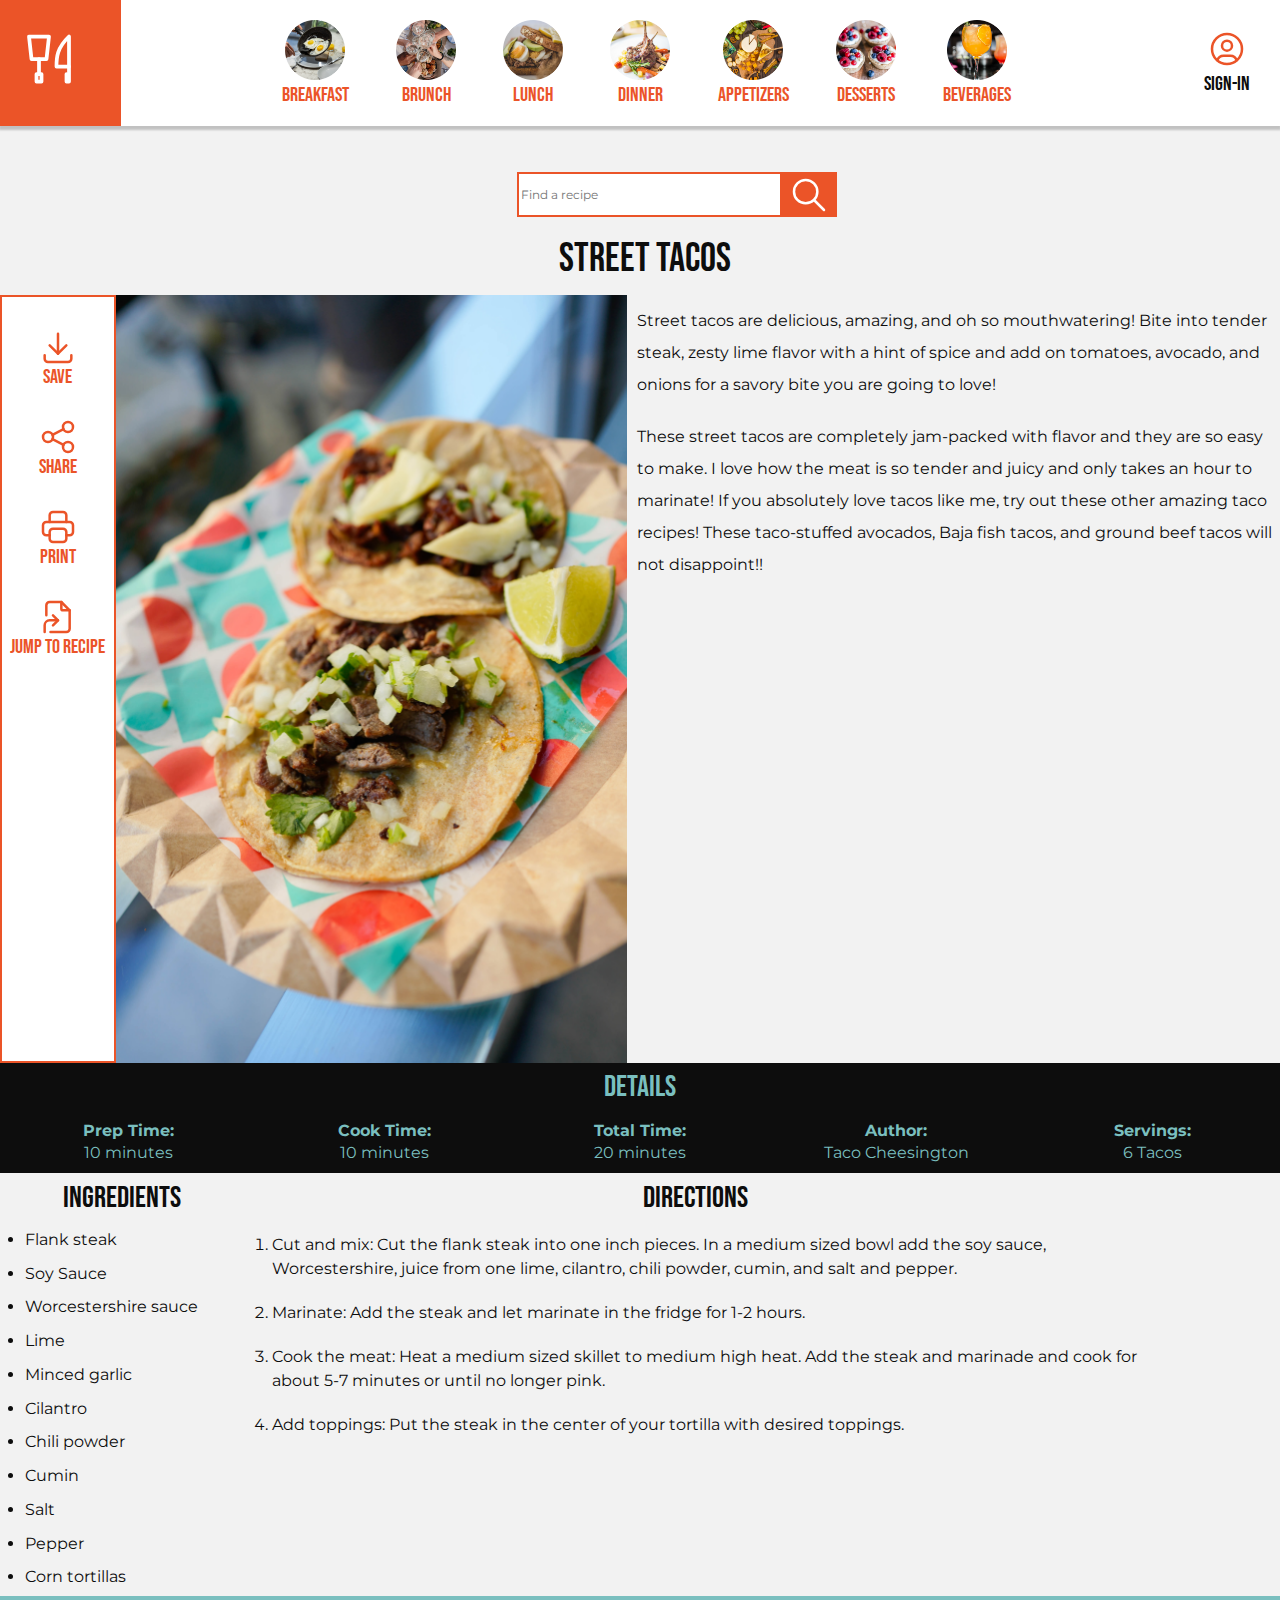
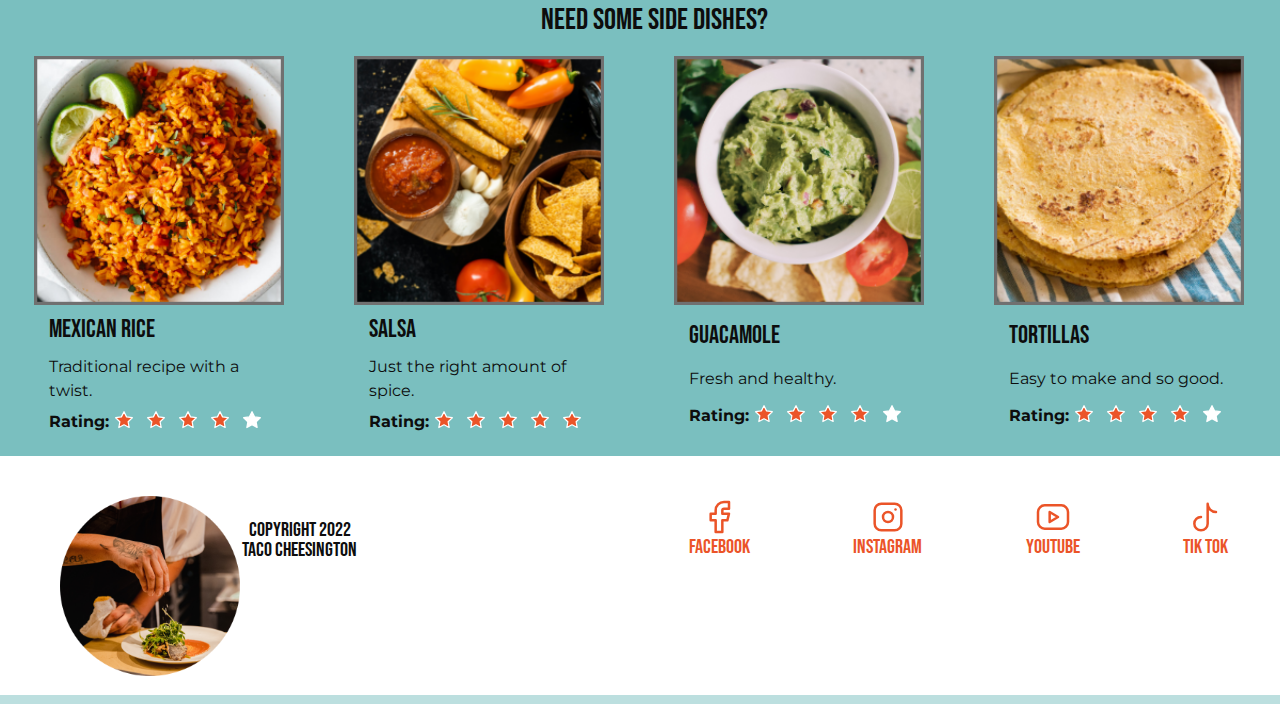
<file: index.html>
<!DOCTYPE html>
<html lang="en">
  <head>
    <meta charset="UTF-8">
    <meta name="viewport" content="width=device-width, initial-scale=1.0">
    <link rel="stylesheet" type="text/css" href="styles.css">
    <title>Good Eats- Street Tacos</title>
    <link rel="preconnect" href="https://fonts.googleapis.com">
    <link rel="preconnect" href="https://fonts.gstatic.com" crossorigin>
    <link href="https://fonts.googleapis.com/css2?family=Bebas+Neue&family=Montserrat:ital,wght@0,400;0,700;1,400&display=swap"
      rel="stylesheet">
  </head>
  <body>
    <header>
      <h1>Street Tacos</h1>
      <menu>
        <li>
          <a href="#save"
            ><span>Save</span>
            <svg
              xmlns="http://www.w3.org/2000/svg"
              class="icon icon-tabler icon-tabler-download"
              width="40"
              height="40"
              viewBox="0 0 24 24"
              stroke-width="1.5"
              stroke="#EB5428"
              fill="none"
              stroke-linecap="round"
              stroke-linejoin="round"
            >
              <path stroke="none" d="M0 0h24v24H0z" fill="none" />
              <path d="M4 17v2a2 2 0 0 0 2 2h12a2 2 0 0 0 2 -2v-2" />
              <polyline points="7 11 12 16 17 11" />
              <line x1="12" y1="4" x2="12" y2="16" />
            </svg>
          </a>
        </li>
        <li>
          <a href="#share"
            ><span>Share</span
            ><svg
              xmlns="http://www.w3.org/2000/svg"
              class="icon icon-tabler icon-tabler-share"
              width="40"
              height="40"
              viewBox="0 0 24 24"
              stroke-width="1.5"
              stroke="#EB5428"
              fill="none"
              stroke-linecap="round"
              stroke-linejoin="round"
            >
              <path stroke="none" d="M0 0h24v24H0z" fill="none" />
              <circle cx="6" cy="12" r="3" />
              <circle cx="18" cy="6" r="3" />
              <circle cx="18" cy="18" r="3" />
              <line x1="8.7" y1="10.7" x2="15.3" y2="7.3" />
              <line x1="8.7" y1="13.3" x2="15.3" y2="16.7" />
            </svg>
          </a>
        </li>
        <li>
          <a href="#print"
            ><span>Print</span
            ><svg
              xmlns="http://www.w3.org/2000/svg"
              class="icon icon-tabler icon-tabler-printer"
              width="40"
              height="40"
              viewBox="0 0 24 24"
              stroke-width="1.5"
              stroke="#EB5428"
              fill="none"
              stroke-linecap="round"
              stroke-linejoin="round"
            >
              <path stroke="none" d="M0 0h24v24H0z" fill="none" />
              <path
                d="M17 17h2a2 2 0 0 0 2 -2v-4a2 2 0 0 0 -2 -2h-14a2 2 0 0 0 -2 2v4a2 2 0 0 0 2 2h2"
              />
              <path d="M17 9v-4a2 2 0 0 0 -2 -2h-6a2 2 0 0 0 -2 2v4" />
              <rect x="7" y="13" width="10" height="8" rx="2" />
            </svg>
          </a>
        </li>
        <li>
          <a href="#jump"
            ><span>Jump to Recipe</span
            ><svg
              xmlns="http://www.w3.org/2000/svg"
              class="icon icon-tabler icon-tabler-file-symlink"
              width="40"
              height="40"
              viewBox="0 0 24 24"
              stroke-width="1.5"
              stroke="#EB5428"
              fill="none"
              stroke-linecap="round"
              stroke-linejoin="round"
            >
              <path stroke="none" d="M0 0h24v24H0z" fill="none" />
              <path d="M4 21v-4a3 3 0 0 1 3 -3h5" />
              <path d="M9 17l3 -3l-3 -3" />
              <path d="M14 3v4a1 1 0 0 0 1 1h4" />
              <path d="M5 11v-6a2 2 0 0 1 2 -2h7l5 5v11a2 2 0 0 1 -2 2h-9.5" />
            </svg>
          </a>
        </li>
      </menu>

      <img src="images/street-tacos.png" alt="two tacos and a lemon wedge presented on colorful orange blue and white paper">
      <p>
        Street tacos are delicious, amazing, and oh so mouthwatering! Bite into
        tender steak, zesty lime flavor with a hint of spice and add on
        tomatoes, avocado, and onions for a savory bite you are going to love!
      </p>
      <p>
        These street tacos are completely jam-packed with flavor and they are so
        easy to make. I love how the meat is so tender and juicy and only takes
        an hour to marinate! If you absolutely love tacos like me, try out these
        other amazing taco recipes! These taco-stuffed avocados, Baja fish
        tacos, and ground beef tacos will not disappoint!!
      </p>
    </header>
    <section id="details">
      <h2>Details</h2>
      <dl>
        <dt>Prep Time:</dt>
        <dd>10 minutes</dd>
        <dt>Cook Time:</dt>
        <dd>10 minutes</dd>
        <dt>Total Time:</dt>
        <dd>20 minutes</dd>
        <dt>Author:</dt>
        <dd>Taco Cheesington</dd>
        <dt>Servings:</dt>
        <dd>6 Tacos</dd>
      </dl>
    </section>
    <section id="ingredients">
      <h2>Ingredients</h2>
      <ul>
        <li>Flank steak</li>
        <li>Soy Sauce</li>
        <li>Worcestershire sauce</li>
        <li>Lime</li>
        <li>Minced garlic</li>
        <li>Cilantro</li>
        <li>Chili powder</li>
        <li>Cumin</li>
        <li>Salt</li>
        <li>Pepper</li>
        <li>Corn tortillas</li>
      </ul>
    </section>
    <section id="directions">
      <h2>Directions</h2>
      <ol>
        <li>
          Cut and mix: Cut the flank steak into one inch pieces. In a medium
          sized bowl add the soy sauce, Worcestershire, juice from one lime,
          cilantro, chili powder, cumin, and salt and pepper.
        </li>
        <li>
          Marinate: Add the steak and let marinate in the fridge for 1-2 hours.
        </li>
        <li>
          Cook the meat: Heat a medium sized skillet to medium high heat. Add
          the steak and marinade and cook for about 5-7 minutes or until no
          longer pink.
        </li>
        <li>
          Add toppings: Put the steak in the center of your tortilla with
          desired toppings.
        </li>
      </ol>
    </section>
    <aside id="side-dishes">
      <h2>Need some side dishes?</h2>
      <section class="sides">
        <div class="sides-container">
          <h3>Mexican Rice</h3>
          <img src="images/mexican-rice.png" alt="top view of white plate filled with mexican rice and 2 lime wedges">
          <p>Traditional recipe with a twist.</p>
          <p>Rating:</p>
          <div class="star-container">
            <svg
              xmlns="http://www.w3.org/2000/svg"
              class="icon icon-tabler icon-tabler-star"
              width="20"
              height="20"
              viewBox="0 0 24 24"
              stroke-width="1.5"
              stroke="#ffffff"
              fill="#EB5428"
              stroke-linecap="round"
              stroke-linejoin="round"
            >
              <path stroke="none" d="M0 0h24v24H0z" fill="none" />
              <path
                d="M12 17.75l-6.172 3.245l1.179 -6.873l-5 -4.867l6.9 -1l3.086 -6.253l3.086 6.253l6.9 1l-5 4.867l1.179 6.873z"
              />
            </svg>
            <svg
              xmlns="http://www.w3.org/2000/svg"
              class="icon icon-tabler icon-tabler-star"
              width="20"
              height="20"
              viewBox="0 0 24 24"
              stroke-width="1.5"
              stroke="#ffffff"
              fill="#EB5428"
              stroke-linecap="round"
              stroke-linejoin="round"
            >
              <path stroke="none" d="M0 0h24v24H0z" fill="none" />
              <path
                d="M12 17.75l-6.172 3.245l1.179 -6.873l-5 -4.867l6.9 -1l3.086 -6.253l3.086 6.253l6.9 1l-5 4.867l1.179 6.873z"
              />
            </svg>
            <svg
              xmlns="http://www.w3.org/2000/svg"
              class="icon icon-tabler icon-tabler-star"
              width="20"
              height="20"
              viewBox="0 0 24 24"
              stroke-width="1.5"
              stroke="#ffffff"
              fill="#EB5428"
              stroke-linecap="round"
              stroke-linejoin="round"
            >
              <path stroke="none" d="M0 0h24v24H0z" fill="none" />
              <path
                d="M12 17.75l-6.172 3.245l1.179 -6.873l-5 -4.867l6.9 -1l3.086 -6.253l3.086 6.253l6.9 1l-5 4.867l1.179 6.873z"
              />
            </svg>
            <svg
              xmlns="http://www.w3.org/2000/svg"
              class="icon icon-tabler icon-tabler-star"
              width="20"
              height="20"
              viewBox="0 0 24 24"
              stroke-width="1.5"
              stroke="#ffffff"
              fill="#EB5428"
              stroke-linecap="round"
              stroke-linejoin="round"
            >
              <path stroke="none" d="M0 0h24v24H0z" fill="none" />
              <path
                d="M12 17.75l-6.172 3.245l1.179 -6.873l-5 -4.867l6.9 -1l3.086 -6.253l3.086 6.253l6.9 1l-5 4.867l1.179 6.873z"
              />
            </svg>
            <svg
              xmlns="http://www.w3.org/2000/svg"
              class="icon icon-tabler icon-tabler-star"
              width="20"
              height="20"
              viewBox="0 0 24 24"
              stroke-width="1.5"
              stroke="#ffffff"
              fill="#ffffff"
              stroke-linecap="round"
              stroke-linejoin="round"
            >
              <path stroke="none" d="M0 0h24v24H0z" fill="none" />
              <path
                d="M12 17.75l-6.172 3.245l1.179 -6.873l-5 -4.867l6.9 -1l3.086 -6.253l3.086 6.253l6.9 1l-5 4.867l1.179 6.873z"
              />
            </svg>
          </div>
        </div>
        <div class="sides-container">
          <h3>Salsa</h3>
          <img src="images/salsa.png" alt="top view of salsa dish with tropical fruit">
          <p>Just the right amount of spice.</p>
          <p>Rating:</p>
          <div class="star-container">
            <svg
              xmlns="http://www.w3.org/2000/svg"
              class="icon icon-tabler icon-tabler-star"
              width="20"
              height="20"
              viewBox="0 0 24 24"
              stroke-width="1.5"
              stroke="#ffffff"
              fill="#EB5428"
              stroke-linecap="round"
              stroke-linejoin="round"
            >
              <path stroke="none" d="M0 0h24v24H0z" fill="none" />
              <path
                d="M12 17.75l-6.172 3.245l1.179 -6.873l-5 -4.867l6.9 -1l3.086 -6.253l3.086 6.253l6.9 1l-5 4.867l1.179 6.873z"
              />
            </svg>
            <svg
              xmlns="http://www.w3.org/2000/svg"
              class="icon icon-tabler icon-tabler-star"
              width="20"
              height="20"
              viewBox="0 0 24 24"
              stroke-width="1.5"
              stroke="#ffffff"
              fill="#EB5428"
              stroke-linecap="round"
              stroke-linejoin="round"
            >
              <path stroke="none" d="M0 0h24v24H0z" fill="none" />
              <path
                d="M12 17.75l-6.172 3.245l1.179 -6.873l-5 -4.867l6.9 -1l3.086 -6.253l3.086 6.253l6.9 1l-5 4.867l1.179 6.873z"
              />
            </svg>
            <svg
              xmlns="http://www.w3.org/2000/svg"
              class="icon icon-tabler icon-tabler-star"
              width="20"
              height="20"
              viewBox="0 0 24 24"
              stroke-width="1.5"
              stroke="#ffffff"
              fill="#EB5428"
              stroke-linecap="round"
              stroke-linejoin="round"
            >
              <path stroke="none" d="M0 0h24v24H0z" fill="none" />
              <path
                d="M12 17.75l-6.172 3.245l1.179 -6.873l-5 -4.867l6.9 -1l3.086 -6.253l3.086 6.253l6.9 1l-5 4.867l1.179 6.873z"
              />
            </svg>
            <svg
              xmlns="http://www.w3.org/2000/svg"
              class="icon icon-tabler icon-tabler-star"
              width="20"
              height="20"
              viewBox="0 0 24 24"
              stroke-width="1.5"
              stroke="#ffffff"
              fill="#EB5428"
              stroke-linecap="round"
              stroke-linejoin="round"
            >
              <path stroke="none" d="M0 0h24v24H0z" fill="none" />
              <path
                d="M12 17.75l-6.172 3.245l1.179 -6.873l-5 -4.867l6.9 -1l3.086 -6.253l3.086 6.253l6.9 1l-5 4.867l1.179 6.873z"
              />
            </svg>
            <svg
              xmlns="http://www.w3.org/2000/svg"
              class="icon icon-tabler icon-tabler-star"
              width="20"
              height="20"
              viewBox="0 0 24 24"
              stroke-width="1.5"
              stroke="#ffffff"
              fill="#EB5428"
              stroke-linecap="round"
              stroke-linejoin="round"
            >
              <path stroke="none" d="M0 0h24v24H0z" fill="none" />
              <path
                d="M12 17.75l-6.172 3.245l1.179 -6.873l-5 -4.867l6.9 -1l3.086 -6.253l3.086 6.253l6.9 1l-5 4.867l1.179 6.873z"
              />
            </svg>
          </div>
        </div>
        <div class="sides-container">
          <h3>Guacamole</h3>
          <img src="images/guacamole.png" alt="top view of guacamole dish surronded by vegetables">
          <p>Fresh and healthy.</p>
          <p>Rating:</p>
          <div class="star-container">
            <svg
              xmlns="http://www.w3.org/2000/svg"
              class="icon icon-tabler icon-tabler-star"
              width="20"
              height="20"
              viewBox="0 0 24 24"
              stroke-width="1.5"
              stroke="#ffffff"
              fill="#EB5428"
              stroke-linecap="round"
              stroke-linejoin="round"
            >
              <path stroke="none" d="M0 0h24v24H0z" fill="none" />
              <path
                d="M12 17.75l-6.172 3.245l1.179 -6.873l-5 -4.867l6.9 -1l3.086 -6.253l3.086 6.253l6.9 1l-5 4.867l1.179 6.873z"
              />
            </svg>
            <svg
              xmlns="http://www.w3.org/2000/svg"
              class="icon icon-tabler icon-tabler-star"
              width="20"
              height="20"
              viewBox="0 0 24 24"
              stroke-width="1.5"
              stroke="#ffffff"
              fill="#EB5428"
              stroke-linecap="round"
              stroke-linejoin="round"
            >
              <path stroke="none" d="M0 0h24v24H0z" fill="none" />
              <path
                d="M12 17.75l-6.172 3.245l1.179 -6.873l-5 -4.867l6.9 -1l3.086 -6.253l3.086 6.253l6.9 1l-5 4.867l1.179 6.873z"
              />
            </svg>
            <svg
              xmlns="http://www.w3.org/2000/svg"
              class="icon icon-tabler icon-tabler-star"
              width="20"
              height="20"
              viewBox="0 0 24 24"
              stroke-width="1.5"
              stroke="#ffffff"
              fill="#EB5428"
              stroke-linecap="round"
              stroke-linejoin="round"
            >
              <path stroke="none" d="M0 0h24v24H0z" fill="none" />
              <path
                d="M12 17.75l-6.172 3.245l1.179 -6.873l-5 -4.867l6.9 -1l3.086 -6.253l3.086 6.253l6.9 1l-5 4.867l1.179 6.873z"
              />
            </svg>
            <svg
              xmlns="http://www.w3.org/2000/svg"
              class="icon icon-tabler icon-tabler-star"
              width="20"
              height="20"
              viewBox="0 0 24 24"
              stroke-width="1.5"
              stroke="#ffffff"
              fill="#EB5428"
              stroke-linecap="round"
              stroke-linejoin="round"
            >
              <path stroke="none" d="M0 0h24v24H0z" fill="none" />
              <path
                d="M12 17.75l-6.172 3.245l1.179 -6.873l-5 -4.867l6.9 -1l3.086 -6.253l3.086 6.253l6.9 1l-5 4.867l1.179 6.873z"
              />
            </svg>
            <svg
              xmlns="http://www.w3.org/2000/svg"
              class="icon icon-tabler icon-tabler-star"
              width="20"
              height="20"
              viewBox="0 0 24 24"
              stroke-width="1.5"
              stroke="#ffffff"
              fill="#ffffff"
              stroke-linecap="round"
              stroke-linejoin="round"
            >
              <path stroke="none" d="M0 0h24v24H0z" fill="none" />
              <path
                d="M12 17.75l-6.172 3.245l1.179 -6.873l-5 -4.867l6.9 -1l3.086 -6.253l3.086 6.253l6.9 1l-5 4.867l1.179 6.873z"
              />
            </svg>
          </div>
        </div>
        <div class="sides-container">
          <h3>Tortillas</h3>
          <img src="images/tortillas.png" alt="top view of two tortillas stacked on top of each other">
          <p>Easy to make and so good.</p>
          <p>Rating:</p>
          <div class="star-container">
            <svg
              xmlns="http://www.w3.org/2000/svg"
              class="icon icon-tabler icon-tabler-star"
              width="20"
              height="20"
              viewBox="0 0 24 24"
              stroke-width="1.5"
              stroke="#ffffff"
              fill="#EB5428"
              stroke-linecap="round"
              stroke-linejoin="round"
            >
              <path stroke="none" d="M0 0h24v24H0z" fill="none" />
              <path
                d="M12 17.75l-6.172 3.245l1.179 -6.873l-5 -4.867l6.9 -1l3.086 -6.253l3.086 6.253l6.9 1l-5 4.867l1.179 6.873z"
              />
            </svg>
            <svg
              xmlns="http://www.w3.org/2000/svg"
              class="icon icon-tabler icon-tabler-star"
              width="20"
              height="20"
              viewBox="0 0 24 24"
              stroke-width="1.5"
              stroke="#ffffff"
              fill="#EB5428"
              stroke-linecap="round"
              stroke-linejoin="round"
            >
              <path stroke="none" d="M0 0h24v24H0z" fill="none" />
              <path
                d="M12 17.75l-6.172 3.245l1.179 -6.873l-5 -4.867l6.9 -1l3.086 -6.253l3.086 6.253l6.9 1l-5 4.867l1.179 6.873z"
              />
            </svg>
            <svg
              xmlns="http://www.w3.org/2000/svg"
              class="icon icon-tabler icon-tabler-star"
              width="20"
              height="20"
              viewBox="0 0 24 24"
              stroke-width="1.5"
              stroke="#ffffff"
              fill="#EB5428"
              stroke-linecap="round"
              stroke-linejoin="round"
            >
              <path stroke="none" d="M0 0h24v24H0z" fill="none" />
              <path
                d="M12 17.75l-6.172 3.245l1.179 -6.873l-5 -4.867l6.9 -1l3.086 -6.253l3.086 6.253l6.9 1l-5 4.867l1.179 6.873z"
              />
            </svg>
            <svg
              xmlns="http://www.w3.org/2000/svg"
              class="icon icon-tabler icon-tabler-star"
              width="20"
              height="20"
              viewBox="0 0 24 24"
              stroke-width="1.5"
              stroke="#ffffff"
              fill="#EB5428"
              stroke-linecap="round"
              stroke-linejoin="round"
            >
              <path stroke="none" d="M0 0h24v24H0z" fill="none" />
              <path
                d="M12 17.75l-6.172 3.245l1.179 -6.873l-5 -4.867l6.9 -1l3.086 -6.253l3.086 6.253l6.9 1l-5 4.867l1.179 6.873z"
              />
            </svg>
            <svg
              xmlns="http://www.w3.org/2000/svg"
              class="icon icon-tabler icon-tabler-star"
              width="20"
              height="20"
              viewBox="0 0 24 24"
              stroke-width="1.5"
              stroke="#ffffff"
              fill="#ffffff"
              stroke-linecap="round"
              stroke-linejoin="round"
            >
              <path stroke="none" d="M0 0h24v24H0z" fill="none" />
              <path
                d="M12 17.75l-6.172 3.245l1.179 -6.873l-5 -4.867l6.9 -1l3.086 -6.253l3.086 6.253l6.9 1l-5 4.867l1.179 6.873z"
              />
            </svg>
          </div>
        </div>
      </section>
    </aside>
    <nav>
      <h2>Main Navigation</h2>
      <input type="checkbox" id="dropdown">
      <label for="dropdown"
        ><span>Menu</span
        ><svg
          xmlns="http://www.w3.org/2000/svg"
          width="40"
          height="40"
          style="enable-background: new 0 0 40 40"
          xml:space="preserve"
        >
          <path
            d="M36 17.6c.1 1.8.1 3.6.1 5.4.1 2.7 0 5.5-.9 8-.5 1.4-1.3 2.6-2.4 3.6-3.3 2.7-6 2.4-12.6 2.4-4.6 0-9.2.2-12.2-1.9-2.5-1.8-3.6-4.2-3.8-7.1-.2-3.6.1-7.2.1-10.8 0-2.6.6-5.1 1.9-7.4 2.5-4.5 7.3-7.5 12.4-8 .4-.1.9-.1 1.4-.1 5.2 0 10.1 2.6 13 6.8 1 1.5 1.8 3.1 2.3 4.9.4 1.3.6 2.7.7 4.2z"
            style="
              fill: none;
              stroke: #eb5428;
              stroke-width: 2;
              stroke-miterlimit: 10;
            "
          />
          <path
            d="M36.1 22.6c0 .5-.1 1-.5 1.4-.5.7-1.4 1.2-2.6 1.3-2.8.2-5.8.1-8.6.1h-12c-1.3 0-2.6 0-3.8-.1-1.1 0-2.4 0-3.3-.6-.8-.6-1.2-1.4-1.2-2.2 0-.9.3-1.8 1.5-2.3.9-.4 2-.5 3.1-.5 1.4 0 2.8-.1 4.3-.1h14.5c1.2 0 2.3 0 3.5.1 1.7.1 3.3-.1 4.4 1 .3.6.7 1.3.7 1.9z"
            style="
              fill: none;
              stroke: #fff;
              stroke-width: 2.0832;
              stroke-miterlimit: 10;
            "
          />
          <path
            d="M38.5 22.6c0 .9-.2 1.7-.5 2.5-.6 1.3-1.7 2.1-3 2.2-3.3.3-6.7.2-9.9.2H11.2c-1.5 0-3-.1-4.4-.1-1.3-.1-2.8 0-3.8-1-.9-1-1.3-2.5-1.3-3.8 0-1.6.3-3.1 1.7-4 1-.7 2.3-.8 3.5-.8 1.6-.1 3.3-.1 4.9-.1H28.5c1.3 0 2.7 0 4 .1 2 .1 3.8-.1 5.1 1.7.5.9.9 2 .9 3.1z"
            style="
              fill: none;
              stroke: #eb5428;
              stroke-width: 2.9408;
              stroke-miterlimit: 10;
            "
          />
        </svg>
      </label>
      <ul>
        <li id="home">
          <a href="#home"
            ><span>Home</span
            ><svg
              xmlns="http://www.w3.org/2000/svg"
              class="icon icon-tabler icon-tabler-tools-kitchen"
              width="60"
              height="60"
              viewBox="0 0 24 24"
              stroke-width="1.5"
              stroke="#ffffff"
              fill="none"
              stroke-linecap="round"
              stroke-linejoin="round"
            >
              <path stroke="none" d="M0 0h24v24H0z" fill="none" />
              <path d="M4 3h8l-1 9h-6z" />
              <path d="M7 18h2v3h-2z" />
              <path d="M20 3v12h-5c-.023 -3.681 .184 -7.406 5 -12z" />
              <path d="M20 15v6h-1v-3" />
              <line x1="8" y1="12" x2="8" y2="18" />
            </svg>
          </a>
        </li>
        <li>
          <a href="#breakfast"><span>Breakfast</span><img src="images/breakfast.png" alt="2 fried eggs in frying pan"></a>
        </li>
        <li>
          <a href="#brunch"><span>Brunch</span><img src="images/brunch.png" alt="6 hands holding dishes of food"></a>
        </li>
        <li>
          <a href="#lunch"><span>Lunch</span><img src="images/lunch.png" alt="closeup of egg sandwich"></a>
        </li>
        <li>
          <a href="#dinner"><span>Dinner</span><img src="images/dinner.png" alt="lamb chops surrounded by vegetables"></a>
        </li>
        <li>
          <a href="#appetizers"><span>Appetizers</span><img src="images/appetizers.png" alt="various appetizers laid out on table"></a>
        </li>
        <li>
          <a href="#desserts"
            ><span>Desserts</span>
            <img src="images/desserts.png" alt="4 donuts with white frosting and berries on top"></a>
        </li>
        <li>
          <a href="#beverages"
            ><span>Beverages</span><img src="images/beverages.png" alt="orange colored cocktail with an orange slice"></a>
        </li>
        <li id="sign-in">
          <a href="#sign-in"
            ><span>Sign-in</span>
            <svg
              xmlns="http://www.w3.org/2000/svg"
              class="icon icon-tabler icon-tabler-user-circle"
              width="40"
              height="40"
              viewBox="0 0 24 24"
              stroke-width="1.5"
              stroke="#eb5428"
              fill="none"
              stroke-linecap="round"
              stroke-linejoin="round"
            >
              <path stroke="none" d="M0 0h24v24H0z" fill="none" />
              <circle cx="12" cy="12" r="9" />
              <circle cx="12" cy="10" r="3" />
              <path
                d="M6.168 18.849a4 4 0 0 1 3.832 -2.849h4a4 4 0 0 1 3.834 2.855"
              />
            </svg>
          </a>
        </li>
      </ul>
    </nav>
    <form id="search">
      <fieldset>Search</fieldset>
      <input type="search" placeholder="Find a recipe">
      <button type="submit">
        <svg
          xmlns="http://www.w3.org/2000/svg"
          class="icon icon-tabler icon-tabler-search"
          width="40"
          height="40"
          viewBox="0 0 24 24"
          stroke-width="1.5"
          stroke="#ffffff"
          fill="none"
          stroke-linecap="round"
          stroke-linejoin="round"
        >
          <path stroke="none" d="M0 0h24v24H0z" fill="none" />
          <circle cx="10" cy="10" r="7" />
          <line x1="21" y1="21" x2="15" y2="15" />
        </svg>
      </button>
    </form>
    <footer id="social">
      <h2>Connect</h2>
      <h3>Social Media Links</h3>
      <ul>
        <li>
          <a href="#Facebook"
            ><span>Facebook</span>
            <svg
              xmlns="http://www.w3.org/2000/svg"
              class="icon icon-tabler icon-tabler-brand-facebook"
              width="40"
              height="40"
              viewBox="0 0 24 24"
              stroke-width="1.5"
              stroke="#EB5428"
              fill="none"
              stroke-linecap="round"
              stroke-linejoin="round"
            >
              <path stroke="none" d="M0 0h24v24H0z" fill="none" />
              <path
                d="M7 10v4h3v7h4v-7h3l1 -4h-4v-2a1 1 0 0 1 1 -1h3v-4h-3a5 5 0 0 0 -5 5v2h-3"
              />
            </svg>
          </a>
        </li>
        <li>
          <a href="#Instagram"
            ><span>Instagram</span>
            <svg
              xmlns="http://www.w3.org/2000/svg"
              class="icon icon-tabler icon-tabler-brand-instagram"
              width="40"
              height="40"
              viewBox="0 0 24 24"
              stroke-width="1.5"
              stroke="#EB5428"
              fill="none"
              stroke-linecap="round"
              stroke-linejoin="round"
            >
              <path stroke="none" d="M0 0h24v24H0z" fill="none" />
              <rect x="4" y="4" width="16" height="16" rx="4" />
              <circle cx="12" cy="12" r="3" />
              <line x1="16.5" y1="7.5" x2="16.5" y2="7.501" />
            </svg>
          </a>
        </li>
        <li>
          <a href="#YouTube"
            ><span>YouTube</span>
            <svg
              xmlns="http://www.w3.org/2000/svg"
              class="icon icon-tabler icon-tabler-brand-youtube"
              width="40"
              height="40"
              viewBox="0 0 24 24"
              stroke-width="1.5"
              stroke="#EB5428"
              fill="none"
              stroke-linecap="round"
              stroke-linejoin="round"
            >
              <path stroke="none" d="M0 0h24v24H0z" fill="none" />
              <rect x="3" y="5" width="18" height="14" rx="4" />
              <path d="M10 9l5 3l-5 3z" />
            </svg>
          </a>
        </li>

        <li>
          <a href="#TikTok"
            ><span>Tik Tok</span>
            <svg
              xmlns="http://www.w3.org/2000/svg"
              class="icon icon-tabler icon-tabler-brand-tiktok"
              width="40"
              height="40"
              viewBox="0 0 24 24"
              stroke-width="1.5"
              stroke="#EB5428"
              fill="none"
              stroke-linecap="round"
              stroke-linejoin="round"
            >
              <path stroke="none" d="M0 0h24v24H0z" fill="none" />
              <path d="M9 12a4 4 0 1 0 4 4v-12a5 5 0 0 0 5 5" />
            </svg>
          </a>
        </li>
      </ul>
      <h3>Good Eats</h3>
      <small class="small-1">Copyright 2022 </small>
      <small class="small-2">Taco Cheesington</small>
      <img class="footer-image" src="images/taco-cheesington.png" alt="tattooed chef seasoning a dish of meat and parsley">
    </footer>
  </body>
</html>
</file>
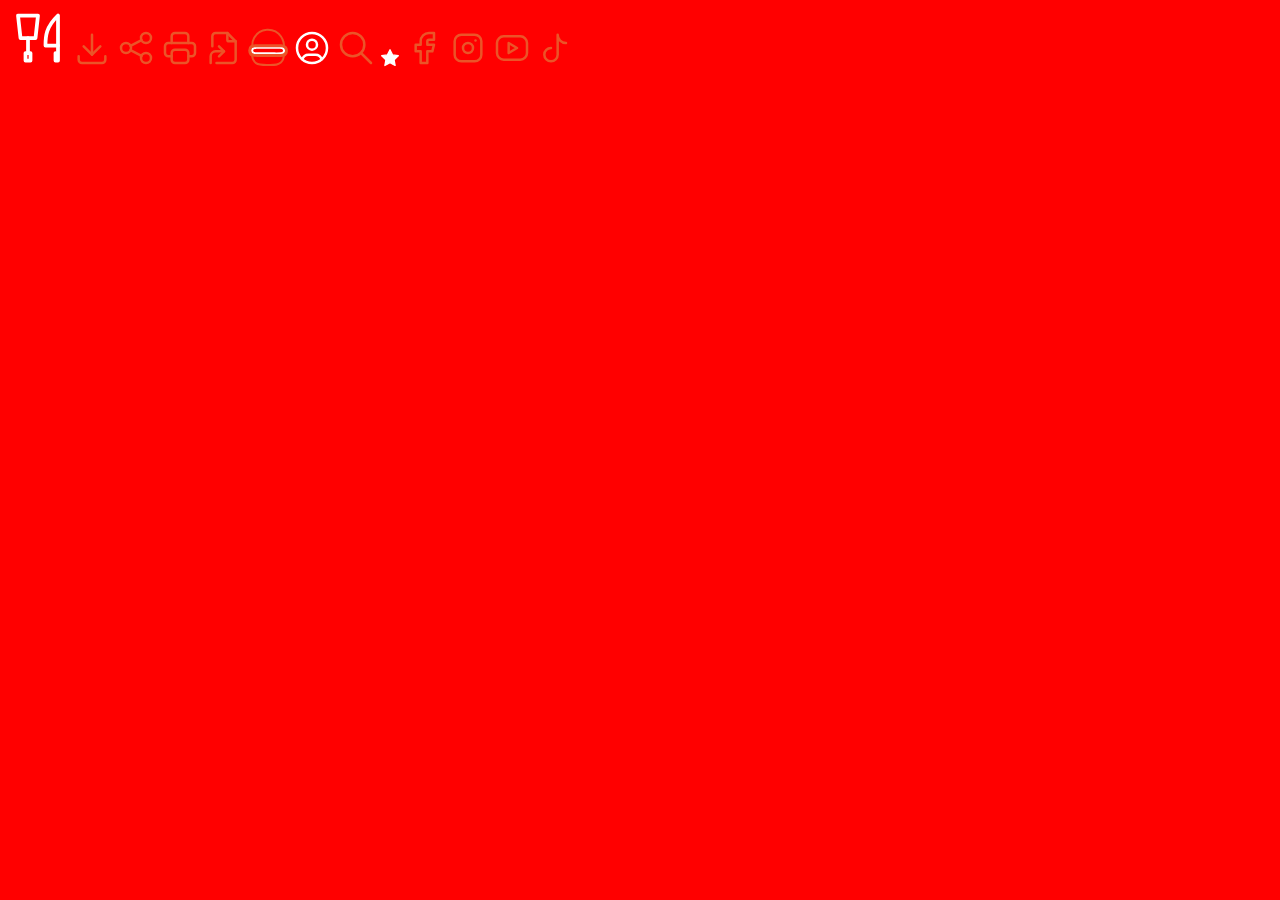
<file: svgs.html>
<!DOCTYPE html>
<html lang="en">
  <head>
    <meta charset="UTF-8" />
    <meta http-equiv="X-UA-Compatible" content="IE=edge" />
    <meta name="viewport" content="width=device-width, initial-scale=1.0" />
    <title>SVGs</title>

    <style>
      html {
        background-color: red;
      }
    </style>
  </head>
  <body>
    <!--logo-->
    <svg
      xmlns="http://www.w3.org/2000/svg"
      class="icon icon-tabler icon-tabler-tools-kitchen"
      width="60"
      height="60"
      viewBox="0 0 24 24"
      stroke-width="1.5"
      stroke="#ffffff"
      fill="none"
      stroke-linecap="round"
      stroke-linejoin="round"
    >
      <path stroke="none" d="M0 0h24v24H0z" fill="none" />
      <path d="M4 3h8l-1 9h-6z" />
      <path d="M7 18h2v3h-2z" />
      <path d="M20 3v12h-5c-.023 -3.681 .184 -7.406 5 -12z" />
      <path d="M20 15v6h-1v-3" />
      <line x1="8" y1="12" x2="8" y2="18" />
    </svg>
    <!--save-->
    <svg
      xmlns="http://www.w3.org/2000/svg"
      class="icon icon-tabler icon-tabler-download"
      width="40"
      height="40"
      viewBox="0 0 24 24"
      stroke-width="1.5"
      stroke="#EB5428"
      fill="none"
      stroke-linecap="round"
      stroke-linejoin="round"
    >
      <path stroke="none" d="M0 0h24v24H0z" fill="none" />
      <path d="M4 17v2a2 2 0 0 0 2 2h12a2 2 0 0 0 2 -2v-2" />
      <polyline points="7 11 12 16 17 11" />
      <line x1="12" y1="4" x2="12" y2="16" />
    </svg>
    <!--share-->
    <svg
      xmlns="http://www.w3.org/2000/svg"
      class="icon icon-tabler icon-tabler-share"
      width="40"
      height="40"
      viewBox="0 0 24 24"
      stroke-width="1.5"
      stroke="#EB5428"
      fill="none"
      stroke-linecap="round"
      stroke-linejoin="round"
    >
      <path stroke="none" d="M0 0h24v24H0z" fill="none" />
      <circle cx="6" cy="12" r="3" />
      <circle cx="18" cy="6" r="3" />
      <circle cx="18" cy="18" r="3" />
      <line x1="8.7" y1="10.7" x2="15.3" y2="7.3" />
      <line x1="8.7" y1="13.3" x2="15.3" y2="16.7" />
    </svg>
    <!--print-->
    <svg
      xmlns="http://www.w3.org/2000/svg"
      class="icon icon-tabler icon-tabler-printer"
      width="40"
      height="40"
      viewBox="0 0 24 24"
      stroke-width="1.5"
      stroke="#EB5428"
      fill="none"
      stroke-linecap="round"
      stroke-linejoin="round"
    >
      <path stroke="none" d="M0 0h24v24H0z" fill="none" />
      <path
        d="M17 17h2a2 2 0 0 0 2 -2v-4a2 2 0 0 0 -2 -2h-14a2 2 0 0 0 -2 2v4a2 2 0 0 0 2 2h2"
      />
      <path d="M17 9v-4a2 2 0 0 0 -2 -2h-6a2 2 0 0 0 -2 2v4" />
      <rect x="7" y="13" width="10" height="8" rx="2" />
    </svg>
    <!--jump-->
    <svg
      xmlns="http://www.w3.org/2000/svg"
      class="icon icon-tabler icon-tabler-file-symlink"
      width="40"
      height="40"
      viewBox="0 0 24 24"
      stroke-width="1.5"
      stroke="#EB5428"
      fill="none"
      stroke-linecap="round"
      stroke-linejoin="round"
    >
      <path stroke="none" d="M0 0h24v24H0z" fill="none" />
      <path d="M4 21v-4a3 3 0 0 1 3 -3h5" />
      <path d="M9 17l3 -3l-3 -3" />
      <path d="M14 3v4a1 1 0 0 0 1 1h4" />
      <path d="M5 11v-6a2 2 0 0 1 2 -2h7l5 5v11a2 2 0 0 1 -2 2h-9.5" />
    </svg>
    <!--hamburger-->
    <svg
      xmlns="http://www.w3.org/2000/svg"
      width="40"
      height="40"
      style="enable-background: new 0 0 40 40"
      xml:space="preserve"
    >
      <path
        d="M36 17.6c.1 1.8.1 3.6.1 5.4.1 2.7 0 5.5-.9 8-.5 1.4-1.3 2.6-2.4 3.6-3.3 2.7-6 2.4-12.6 2.4-4.6 0-9.2.2-12.2-1.9-2.5-1.8-3.6-4.2-3.8-7.1-.2-3.6.1-7.2.1-10.8 0-2.6.6-5.1 1.9-7.4 2.5-4.5 7.3-7.5 12.4-8 .4-.1.9-.1 1.4-.1 5.2 0 10.1 2.6 13 6.8 1 1.5 1.8 3.1 2.3 4.9.4 1.3.6 2.7.7 4.2z"
        style="
          fill: none;
          stroke: #eb5428;
          stroke-width: 2;
          stroke-miterlimit: 10;
        "
      />
      <path
        d="M36.1 22.6c0 .5-.1 1-.5 1.4-.5.7-1.4 1.2-2.6 1.3-2.8.2-5.8.1-8.6.1h-12c-1.3 0-2.6 0-3.8-.1-1.1 0-2.4 0-3.3-.6-.8-.6-1.2-1.4-1.2-2.2 0-.9.3-1.8 1.5-2.3.9-.4 2-.5 3.1-.5 1.4 0 2.8-.1 4.3-.1h14.5c1.2 0 2.3 0 3.5.1 1.7.1 3.3-.1 4.4 1 .3.6.7 1.3.7 1.9z"
        style="
          fill: none;
          stroke: #fff;
          stroke-width: 2.0832;
          stroke-miterlimit: 10;
        "
      />
      <path
        d="M38.5 22.6c0 .9-.2 1.7-.5 2.5-.6 1.3-1.7 2.1-3 2.2-3.3.3-6.7.2-9.9.2H11.2c-1.5 0-3-.1-4.4-.1-1.3-.1-2.8 0-3.8-1-.9-1-1.3-2.5-1.3-3.8 0-1.6.3-3.1 1.7-4 1-.7 2.3-.8 3.5-.8 1.6-.1 3.3-.1 4.9-.1H28.5c1.3 0 2.7 0 4 .1 2 .1 3.8-.1 5.1 1.7.5.9.9 2 .9 3.1z"
        style="
          fill: none;
          stroke: #eb5428;
          stroke-width: 2.9408;
          stroke-miterlimit: 10;
        "
      />
    </svg>
    <!--avatar-->
    <svg
      xmlns="http://www.w3.org/2000/svg"
      class="icon icon-tabler icon-tabler-user-circle"
      width="40"
      height="40"
      viewBox="0 0 24 24"
      stroke-width="1.5"
      stroke="#ffffff"
      fill="none"
      stroke-linecap="round"
      stroke-linejoin="round"
    >
      <path stroke="none" d="M0 0h24v24H0z" fill="none" />
      <circle cx="12" cy="12" r="9" />
      <circle cx="12" cy="10" r="3" />
      <path d="M6.168 18.849a4 4 0 0 1 3.832 -2.849h4a4 4 0 0 1 3.834 2.855" />
    </svg>
    <!--search-->
    <svg
      xmlns="http://www.w3.org/2000/svg"
      class="icon icon-tabler icon-tabler-search"
      width="40"
      height="40"
      viewBox="0 0 24 24"
      stroke-width="1.5"
      stroke="#EB5428"
      fill="none"
      stroke-linecap="round"
      stroke-linejoin="round"
    >
      <path stroke="none" d="M0 0h24v24H0z" fill="none" />
      <circle cx="10" cy="10" r="7" />
      <line x1="21" y1="21" x2="15" y2="15" />
    </svg>
    <!--star-->
    <svg
      xmlns="http://www.w3.org/2000/svg"
      class="icon icon-tabler icon-tabler-star"
      width="20"
      height="20"
      viewBox="0 0 24 24"
      stroke-width="1.5"
      stroke="#ffffff"
      fill="#ffffff"
      stroke-linecap="round"
      stroke-linejoin="round"
    >
      <path stroke="none" d="M0 0h24v24H0z" fill="none" />
      <path
        d="M12 17.75l-6.172 3.245l1.179 -6.873l-5 -4.867l6.9 -1l3.086 -6.253l3.086 6.253l6.9 1l-5 4.867l1.179 6.873z"
      />
    </svg>
    <!--facebook-->
    <svg
      xmlns="http://www.w3.org/2000/svg"
      class="icon icon-tabler icon-tabler-brand-facebook"
      width="40"
      height="40"
      viewBox="0 0 24 24"
      stroke-width="1.5"
      stroke="#EB5428"
      fill="none"
      stroke-linecap="round"
      stroke-linejoin="round"
    >
      <path stroke="none" d="M0 0h24v24H0z" fill="none" />
      <path
        d="M7 10v4h3v7h4v-7h3l1 -4h-4v-2a1 1 0 0 1 1 -1h3v-4h-3a5 5 0 0 0 -5 5v2h-3"
      />
    </svg>
    <!--instagram-->
    <svg
      xmlns="http://www.w3.org/2000/svg"
      class="icon icon-tabler icon-tabler-brand-instagram"
      width="40"
      height="40"
      viewBox="0 0 24 24"
      stroke-width="1.5"
      stroke="#EB5428"
      fill="none"
      stroke-linecap="round"
      stroke-linejoin="round"
    >
      <path stroke="none" d="M0 0h24v24H0z" fill="none" />
      <rect x="4" y="4" width="16" height="16" rx="4" />
      <circle cx="12" cy="12" r="3" />
      <line x1="16.5" y1="7.5" x2="16.5" y2="7.501" />
    </svg>
    <!--youtube-->
    <svg
      xmlns="http://www.w3.org/2000/svg"
      class="icon icon-tabler icon-tabler-brand-youtube"
      width="40"
      height="40"
      viewBox="0 0 24 24"
      stroke-width="1.5"
      stroke="#EB5428"
      fill="none"
      stroke-linecap="round"
      stroke-linejoin="round"
    >
      <path stroke="none" d="M0 0h24v24H0z" fill="none" />
      <rect x="3" y="5" width="18" height="14" rx="4" />
      <path d="M10 9l5 3l-5 3z" />
    </svg>
    <!--tiktok-->
    <svg
      xmlns="http://www.w3.org/2000/svg"
      class="icon icon-tabler icon-tabler-brand-tiktok"
      width="40"
      height="40"
      viewBox="0 0 24 24"
      stroke-width="1.5"
      stroke="#EB5428"
      fill="none"
      stroke-linecap="round"
      stroke-linejoin="round"
    >
      <path stroke="none" d="M0 0h24v24H0z" fill="none" />
      <path d="M9 12a4 4 0 1 0 4 4v-12a5 5 0 0 0 5 5" />
    </svg>
  </body>
</html>
</file>
<file: styles.css>
/* http://meyerweb.com/eric/tools/css/reset/
v2.0 | 20110126
License: none (public domain)
*/
/* prettier-ignore */
html, body, div, span, applet, object, iframe, 
h1, h2, h3, h4, h5, h6, p, blockquote, pre,
a, abbr, acronym, address, big, cite, code,
del, dfn, em, img, ins, kbd, q, s, samp,
small, strike, strong, sub, sup, tt, var,
b, u, i, center,
dl, dt, dd, ol, ul, li,
fieldset, form, label, legend,
table, caption, tbody, tfoot, thead, tr, th, td,
article, aside, canvas, details, embed,
figure, figcaption, footer, header, hgroup, 
menu, nav, output, ruby, section, summary,
time, mark, audio, video {
    margin: 0;
    padding: 0;
    border: 0;
    font-size: 100%;
    font: inherit;
    vertical-align: baseline;
}

/* HTML5 display-role reset for older browsers */
/* prettier-ignore */
article, aside, details, figcaption, figure, footer, header, hgroup, menu, nav, section {
    display: block;
}
body {
  line-height: 1;
}

ol,
ul {
  list-style: none;
}

blockquote,
q {
  quotes: none;
}
blockquote:before,
blockquote:after,
q:before,
q:after {
  content: "";
  content: none;
}

table {
  border-collapse: collapse;
  border-spacing: 0;
}
/* ==============================end of reset============================= */

html {
  background-color: rgba(122, 191, 191, 0.5);
}

body {
  margin: 0 auto;
  width: 414px;
  background-color: #f2f2f2;
  color: #0d0d0d;
}

p,
dd,
li,
nav,
input {
  font-family: "Montserrat", sans-serif;
  /* font-optical-sizing: auto; */
  font-weight: 400;
  font-style: normal;
  font-size: 16px;
}

h1,
h2,
h3,
nav a,
nav span,
menu li,
#social li,
footer {
  font-family: "Bebas Neue", sans-serif;
  font-weight: 400;
  font-style: normal;
}

dt {
  font-family: "Montserrat", sans-serif;
  /* font-optical-sizing: auto; */
  font-weight: 700;
  font-style: normal;
  font-size: 16px;
}

h1 {
  font-size: 40px;
}

h2 {
  font-size: 30px;
}

h3 {
  font-size: 25px;
}

nav a,
nav span,
menu li,
#social li,
footer,
footer span {
  font-size: 20px;
}

/* ==============header start=====================================
==================================================================== */
header {
  margin-top: 162px;
  position: relative;
}

header h1 {
  text-align: center;
  padding-bottom: 23px;
  padding-top: 30px;
}
header menu {
  display: flex;
  justify-content: space-around;
  padding-bottom: 10px;
}

header a span {
  order: 2;
}

header a svg,
header a img {
  order: 1;
}

header a,
header a:visited,
header a:active {
  color: #eb5428;
  text-decoration: none;
}

/* ==============hover testing ===========*/
header a:hover,
header a:hover svg {
  color: white;
  text-decoration: none;
  stroke: white;
}

header li:hover {
  background-color: #eb5428;
}

/*============== end hover testing ========= */
header a {
  display: flex;
  flex-direction: column;
  align-items: center;
}
header menu li {
  display: flex;
  align-items: center;
}

img {
  width: 100%;
}

header p {
  margin: 10px;
  line-height: 1.5;
}

menu li {
  display: flex;
  color: #eb5428;
}

/* =======details start ===============================================
======================================================================*/
#details dl {
  display: grid;
  grid-template-columns: 100px 1fr;
}
#details h2 {
  text-align: center;
  margin-top: 20px;
  margin-bottom: 14px;
}

#details dd {
  line-height: 1.3;
}

/* =======ingredients start ===============================================
======================================================================*/
#ingredients {
  width: 414px;
  margin: 20px auto;
}

#ingredients h2 {
  text-align: center;
}

#ingredients ul {
  list-style-type: disc;
  padding-left: 25px;
  line-height: 2;
}

/* =======directions start ===============================================
======================================================================*/
#directions {
  height: auto;
  width: 414px;
  margin-top: 22px;
}

#directions h2 {
  text-align: center;
}

#directions ol {
  list-style-type: decimal;
  padding-left: 25px;
  line-height: 1.5;
}

#directions li {
  padding: 10px 0;
}

/* ============side dishes start ===============================
==========================================================*/
#side-dishes {
  background-color: #7abfbf;
}

#side-dishes img {
  width: 87%;
  padding-left: 5px;
}

#side-dishes h2 {
  text-align: center;
  padding: 9px 0;
}

.sides-container {
  padding-top: 31px;
  display: grid;
  width: 100%;
  grid-template-columns: 1fr 3fr;
  grid-template-areas:
    "side-image side-heading"
    "side-image side-p1"
    "side-image side-p2"
    "side-image star-container";
}

.sides-container h3,
.sides-container p {
  margin: 0 0 0 15px;
}

.sides-container h3 {
  padding-bottom: 14px;
  grid-area: side-heading;
  text-transform: uppercase;
}

.sides-container img {
  grid-area: side-image;
  margin: 0 0 0 5px;
}

.sides-container p:nth-of-type(1) {
  grid-area: side-p1;
  padding-bottom: 7px;
}

.sides-container p:nth-of-type(2) {
  grid-area: side-p2;
  padding-bottom: 3px;
  font-weight: bold;
}

.star-container {
  margin-left: 5px;
}

.icon-tabler-star {
  margin: 0 4px;
}

/* ==========hamburger menu start ============================
==========================================================*/
nav {
  position: absolute;
  top: 0;
  width: 414px;
  z-index: 100;
  box-shadow: 0 3px 2px 1px rgba(0, 0, 0, 0.2);
}

nav > h2,
nav > h3 {
  visibility: hidden;
  height: 0;
}

nav ul {
  overflow: hidden;
  max-height: 0;
  transition: max-height 0.2s ease-out;
}

nav a {
  display: flex;
  flex-direction: column;
  align-items: center;
  color: #eb5428;
}

nav span {
  order: 2;
}

nav svg,
nav img {
  order: 1;
}

nav label {
  cursor: pointer;
  display: flex;
  flex-direction: column;
  align-items: center;
  position: relative;
  user-select: none;
  background-color: white;
  height: 84px;
  width: 84px;
}

nav label span {
  background-color: #ffffff;
  display: block;
  position: relative;
  transition: background-color 0.2s ease-out;
}

nav input {
  display: none;
}

nav input:checked ~ ul {
  max-height: 500px;
  background-color: white;
}

nav ul li:nth-child(1) a,
nav ul li:nth-child(1) a:visited,
nav ul li:nth-child(1) a:hover,
nav ul li:nth-child(1) a:active {
  position: absolute;
  left: 84px;
  top: 0;
  width: 247px;
  height: 84px;
  background-color: #eb5428;
  text-align: center;
}

nav ul li:nth-child(1) span {
  visibility: hidden;
}

nav ul li:nth-of-type(n + 2) a,
nav ul li:nth-of-type(n + 2) a:visited,
nav ul li:nth-of-type(n + 2) a:hover,
nav ul li:nth-of-type(n + 2) a:active {
  text-transform: uppercase;
  height: 59px;
  display: flex;
  flex-direction: column;
  justify-content: center;
}

nav ul li:last-of-type a,
nav ul li:last-of-type a:visited,
nav ul li:last-of-type a:hover,
nav ul li:last-of-type a:active {
  text-transform: uppercase;
  position: absolute;
  left: 331px;
  top: 0;
  font-variant: small-caps;
  font-size: 1.5em;
  font-weight: bold;
  background-color: white;
  height: 84px;
  width: 84px;
}

nav a,
nav a:visited,
nav a:hover,
nav a:active {
  text-decoration: none;
}

/* -------------testing hover-------------  */
nav li:hover {
  background-color: #eb5428;
}

nav ul li:last-of-type a:hover svg,
nav ul li:nth-of-type(n + 2) a:hover {
  color: white;
  background-color: #eb5428;
  stroke: white;
}

/* -------------end hover testing ------------*/

nav label svg {
  margin-top: 21px;
}

nav #home svg {
  margin-top: 10px;
}

nav #home span {
  font-size: 0;
}

nav img {
  display: none;
}

nav #sign-in span {
  color: #0d0d0d;
}

#sign-in svg {
  margin-top: 18px;
}

/* =======search start ====================================
=========================================================*/
form button {
  background-color: #eb5428;
}

form fieldset {
  visibility: hidden;
  font-size: 0;
}

#search {
  position: absolute;
  top: 84px;
  display: flex;
  width: 414px;
  height: 71px;
  justify-content: center;
  background-color: #f2f2f2;
  padding-top: 36px;
  z-index: 1;
}

#search input,
#search button {
  height: 45px;
  border: 2px solid #eb5428;
}

#search input {
  width: 265px;
  font-size: 12px;
}

/* =======footer start ==============================
==========================================================*/
footer {
  display: grid;
  grid-template-columns: 1fr;
  grid-template-areas:
    "social"
    "footer-image"
    "small-1"
    "small-2";
  align-items: center;
  background-color: white;
  height: auto;
  padding: 20px 0;
}

footer h2,
footer h3 {
  visibility: hidden;
  height: 0;
}

footer ul {
  margin-top: 22px;
  display: flex;
  grid-area: social;
  justify-content: space-around;
  width: 414px;
}

#social a {
  display: flex;
  flex-direction: column;
  align-items: center;
}

#social a span {
  order: 2;
}

#social a svg,
#social a img {
  order: 1;
}

footer a,
footer a:visited,
footer a:hover,
footer a:active {
  color: #eb5428;
  text-decoration: none;
}

/* ------testing hover------- */
#social a:hover,
#social a:hover svg {
  color: white;
  text-decoration: none;
  stroke: white;
}

#social li:hover {
  background-color: #eb5428;
}

/* ---------end testing hover------- */

#social li {
  display: flex;
  align-items: center;
  text-transform: uppercase;
}

footer img {
  width: 47%;
  grid-area: footer-image;
  margin: 14px auto;
}

.small-1 {
  grid-area: small-1;
  text-align: center;
}

.small-2 {
  grid-area: small-2;
  text-align: center;
}

/* ====================VIEWPORT SIZE 768px ==================
===========================================================*/
@media screen and (min-width: 768px) {
  body {
    width: 768px;
    margin-top: 211px;
    background-color: #f2f2f2;
  }

  /* ==============header start=====================================
==================================================================== */
  header h1 {
    text-align: left;
    padding: 28px 0 16px 10px;
  }

  header menu {
    position: absolute;
    top: 84px;
    background-color: rgba(242, 242, 242, 0.7);
    height: 100px;
    padding-bottom: 0;
    width: 768px;
  }

  #details dl {
    grid-template-columns: 1fr 1fr;
    margin-bottom: 5px;
  }

  #details dd,
  #details dt {
    line-height: 1.4;
  }

  #details dt {
    margin-left: auto;
    margin-right: 3px;
  }
  #details dd {
    margin-left: 3px;
    margin-right: auto;
  }

  /* =======ingredients start ============================
=====================================================*/
  #ingredients {
    display: inline-block;
    vertical-align: top;
    width: 29%;
    height: 418px;
    margin-top: 5px;
  }

  #ingredients h2 {
    padding-bottom: 10px;
  }

  #ingredients ul {
    line-height: 2.11;
  }

  /* =======directions start ================================
==========================================================*/
  #directions {
    display: inline-block;
    vertical-align: top;
    width: 70%;
    height: 418px;
    margin-top: 5px;
  }

  #directions h2 {
    padding-bottom: 10px;
  }

  #directions ol {
    padding-left: 25px;
  }

  /* ==========hamburger menu start ============================
==========================================================*/

  nav {
    position: absolute;
    top: 84px;
    width: 768px;
    box-shadow: 0 3px 2px 1px rgba(0, 0, 0, 0.2);
    background-color: white;
    height: 126px;
  }

  nav ul {
    overflow: visible;
    position: relative;
    top: 0;
    height: 150px;
    display: flex;
    justify-content: space-around;
    width: 768px;
    align-items: flex-start;
    margin-top: 5px;
  }

  label span,
  nav input {
    display: none;
  }

  nav a {
    display: flex;
    justify-content: space-around;
    align-items: center;
    color: #eb5428;
    flex-direction: row;
  }

  nav span {
    order: 2;
    margin-top: 5px;
  }

  nav svg,
  nav img {
    order: 1;
  }

  nav label {
    display: none;
  }

  nav label span {
    visibility: hidden;
    height: 0;
  }

  nav input {
    display: none;
  }

  nav input:checked ~ ul {
    max-height: 500px;
    background-color: rgb(173, 15, 15);
  }

  nav ul li:nth-child(1) a,
  nav ul li:nth-child(1) a:visited,
  nav ul li:nth-child(1) a:hover,
  nav ul li:nth-child(1) a:active {
    position: absolute;
    left: 0;
    top: -89px;
    width: 77px;
    height: 84px;
    background-color: #eb5428;
    text-align: center;
  }

  nav ul li:nth-child(1) span {
    visibility: hidden;
  }

  nav ul li:nth-of-type(n + 2) a,
  nav ul li:nth-of-type(n + 2) a:visited,
  nav ul li:nth-of-type(n + 2) a:hover,
  nav ul li:nth-of-type(n + 2) a:active {
    height: 121px;
  }

  nav ul li:last-of-type a,
  nav ul li:last-of-type a:visited,
  nav ul li:last-of-type a:hover,
  nav ul li:last-of-type a:active {
    text-transform: uppercase;
    position: absolute;
    left: 684px;
    top: -100px;
    font-variant: small-caps;
    font-size: 1.5em;
    font-weight: bold;
    background-color: white;
    height: 84px;
    width: 84px;
  }

  nav a,
  nav a:visited,
  nav a:hover,
  nav a:active {
    text-decoration: none;
  }

  /* -------------testing hover-------------  */
  nav li:hover {
    background-color: #eb5428;
  }

  nav ul li:last-of-type a:hover svg,
  nav ul li:nth-of-type(n + 2) a:hover {
    color: white;
    background-color: #eb5428;
    stroke: white;
  }

  /* -------------end hover testing ------------*/

  nav label svg {
    margin-top: 21px;
  }

  nav #home svg {
    margin-top: -8px;
    margin-left: 5px;
  }

  nav #home span {
    font-size: 0;
  }

  nav img {
    display: inline-block;
    width: 60px;
  }

  nav #sign-in span {
    color: #0d0d0d;
  }

  #sign-in svg {
    margin-top: 18px;
  }

  /* =======search start ========================================
=============================================================*/
  form button {
    background-color: #eb5428;
  }

  form fieldset {
    visibility: hidden;
    font-size: 0;
  }

  #search {
    position: relative;
    top: -2580px;
    display: flex;
    width: 100%;
    max-width: 768px;
    height: 84px;
    background-color: white;
    padding-top: 0;
    z-index: 0;
  }

  #search input,
  #search button {
    margin: 18px -126px 10px 125px;
    height: 45px;
    border: 2px solid #eb5428;
  }

  #search input {
    width: 265px;
    font-size: 12px;
  }

  /* ============side dishes start ===============
=================================================*/

  .sides {
    display: grid;
    grid-template-columns: 1fr 1fr;
  }
  #side-dishes img {
    width: 87%;
    padding-left: 5px;
  }

  /* ======================footer start =================*/
  footer {
    display: grid;
    grid-template-columns: 1fr 1fr;
    grid-template-areas:
      "footer-image social"
      "small-1 social"
      "small-2 social";
    background-color: white;
  }

  footer {
    height: auto;
    padding: 20px 0;
    z-index: 20;
    margin-top: -84px;
  }

  footer ul {
    margin-top: -160px;
  }

  footer img {
    width: 51%;
    margin-top: 20px;
    margin-bottom: 24px;
  }
}

/* ====================VIEWPORT SIZE 1280px ==================
===========================================================*/
@media screen and (min-width: 1280px) {
  body {
    width: 1280px;
    margin-top: 211px;
    background-color: #f2f2f2;
  }

  /* ==============header start=================================
=============================================================== */

  header h1 {
    text-align: center;
  }

  header menu {
    flex-direction: column;
    justify-content: flex-start;
    align-items: center;
    top: 0;
    background-color: white;
    height: 764px;
    width: 97%;
    border: 2px solid #eb5428;
  }

  header a {
    margin: 30px auto 0 auto;
  }

  header img {
    width: 100%;
  }

  header p {
    width: 98%;
  }

  /* header grid test */
  header {
    display: grid;
    grid-template-columns: 0.9fr 4fr 5.1fr;
    grid-template-areas:
      "h1 h1 h1"
      "menu1 img p1"
      "menu1 img p2"
      "menu1 img  . "
      "menu1 img  . ";
  }

  header p {
    line-height: 2;
  }
  header h1 {
    grid-area: h1;
  }
  header menu {
    grid-area: menu1;
  }

  header img {
    grid-area: img;
  }

  header p:first-of-type {
    grid-area: p1;
  }

  header p:last-of-type {
    grid-area: p2;
  }

  /* =======details start ===================================
=========================================================*/
  #details {
    color: #7abfbf;
    background-color: #0d0d0d;
    padding: 3px 0;
  }

  #details h2 {
    margin: 6px 0 18px;
  }

  #details dd,
  #details dt {
    line-height: 1.4;
  }

  #details dt {
    margin: 0 auto;
  }
  #details dd {
    margin: 0 auto;
  }

  #details dl {
    display: grid;
    grid-template-columns: repeat(5, 1fr);
    grid-template-areas:
      "dt1 dt2 dt3 dt4 dt5"
      "dd1 dd2 dd3 dd4 dd5";
  }

  #details dl dt:nth-of-type(1) {
    grid-area: dt1;
  }

  #details dl dt:nth-of-type(2) {
    grid-area: dt2;
  }

  #details dl dt:nth-of-type(3) {
    grid-area: dt3;
  }

  #details dl dt:nth-of-type(4) {
    grid-area: dt4;
  }

  #details dl dt:nth-of-type(5) {
    grid-area: dt5;
  }

  #details dl dd:nth-of-type(1) {
    grid-area: dd1;
  }

  #details dl dd:nth-of-type(2) {
    grid-area: dd2;
  }

  #details dl dd:nth-of-type(3) {
    grid-area: dd3;
  }

  #details dl dd:nth-of-type(4) {
    grid-area: dd4;
  }

  #details dl dd:nth-of-type(5) {
    grid-area: dd5;
  }

  /* =======ingredients start ==================================
==========================================================*/
  #ingredients {
    display: inline-block;
    vertical-align: top;
    width: 19%;
    height: 418px;
    margin: 5px 0 0 0;
  }

  #ingredients h2 {
    padding-top: 5px;
    padding-bottom: 10px;
  }

  #ingredients ul {
    line-height: 2.11;
  }

  /* =======directions start ================================
=======================================================*/
  #directions {
    display: inline-block;
    vertical-align: top;
    width: 70%;
    height: 418px;
    margin-top: 5px;
  }

  #directions h2 {
    padding-top: 5px;
    padding-bottom: 10px;
  }

  #directions ol {
    padding-left: 25px;
  }

  /* ==========hamburger menu start ============================
==========================================================*/

  nav {
    position: absolute;
    top: 0;
    width: 1280px;
    box-shadow: 0 3px 2px 1px rgba(0, 0, 0, 0.2);
    background-color: white;
    height: 126px;
  }

  nav ul {
    overflow: visible;
    position: relative;
    top: -3px;
    height: 150px;
    display: flex;
    justify-content: space-around;
    width: 871px;
    align-items: flex-start;
    margin-top: 5px;

    left: 211px;
  }

  label span,
  nav input {
    display: none;
  }

  nav a {
    display: flex;
    justify-content: space-around;
    align-items: center;
    color: #eb5428;
    flex-direction: row;
  }

  nav span {
    order: 2;
    margin-top: 5px;
  }

  nav svg,
  nav img {
    order: 1;
  }

  nav label {
    display: none;
  }

  nav label span {
    visibility: hidden;
    height: 0;
  }

  nav input {
    display: none;
  }

  nav input:checked ~ ul {
    max-height: 500px;
    background-color: rgb(173, 15, 15);
  }

  nav ul li:nth-child(1) a,
  nav ul li:nth-child(1) a:visited,
  nav ul li:nth-child(1) a:hover,
  nav ul li:nth-child(1) a:active {
    position: absolute;
    left: -211px;
    top: -3px;
    width: 121px;
    height: 127px;
    background-color: #eb5428;
    text-align: center;
  }

  nav ul li:nth-child(1) span {
    visibility: hidden;
  }

  nav ul li:nth-of-type(n + 2) a,
  nav ul li:nth-of-type(n + 2) a:visited,
  nav ul li:nth-of-type(n + 2) a:hover,
  nav ul li:nth-of-type(n + 2) a:active {
    height: 121px;
  }

  nav ul li:last-of-type a,
  nav ul li:last-of-type a:visited,
  nav ul li:last-of-type a:hover,
  nav ul li:last-of-type a:active {
    text-transform: uppercase;
    position: absolute;
    left: 974px;
    top: 8px;
    font-variant: small-caps;
    font-size: 1.5em;
    font-weight: bold;
    background-color: white;
    height: 84px;
    width: 84px;
  }

  nav a,
  nav a:visited,
  nav a:hover,
  nav a:active {
    text-decoration: none;
  }

  /* -------------testing hover-------------  */
  nav li:hover {
    background-color: #eb5428;
  }

  nav ul li:last-of-type a:hover svg,
  nav ul li:nth-of-type(n + 2) a:hover {
    color: white;
    background-color: #eb5428;
    stroke: white;
    /* height: 18px; */
  }

  /* -------------end hover testing ------------*/

  nav label svg {
    margin-top: 21px;
  }

  nav #home svg {
    margin-top: -8px;
    margin-left: 5px;
  }

  nav #home span {
    font-size: 0;
  }

  nav img {
    display: inline-block;
    width: 60px;
  }

  nav #sign-in span {
    color: #0d0d0d;
  }

  #sign-in svg {
    margin-top: 18px;
  }

  /* =======search start ===============================================
======================================================================*/
  form button {
    background-color: #eb5428;
  }

  form fieldset {
    visibility: hidden;
    font-size: 0;
  }

  #search {
    position: absolute;
    top: 126px;
    display: flex;
    max-width: 1280px;
    height: 86px;
    background-color: #f2f2f2;
    padding-top: 0;
  }

  #search input,
  #search button {
    margin: 46px -37px 10px 36px;
    height: 45px;
    border: 2px solid #eb5428;
  }

  #search input {
    width: 265px;
    font-size: 12px;
  }

  /* ============side dishes start ===============================
==========================================================*/
  #side-dishes {
    height: 460px;
  }
  .sides {
    display: grid;
    grid-template-columns: repeat(4, 1fr);
  }
  #side-dishes img {
    width: 78%;
    padding-left: 29px;
  }

  #side-dishes h2 {
    padding: 9px 0 0 29px;
  }

  .sides-container {
    padding-top: 21px;
    display: grid;
    width: 100%;
    grid-template-columns: 1fr 1fr;
    grid-template-areas:
      "side-image side-image"
      "side-heading side-heading "
      "side-p1 side-p1"
      "side-p2 star-container";
  }

  .sides-container p {
    margin: 0 0 0 49px;
    width: 70%;
    line-height: 1.5;
  }
  .sides-container h3 {
    margin: 12px 0 5px 49px;
    padding-bottom: 8px;
  }

  .star-container {
    margin-left: -50px;
  }

  /* ======================footer start =================*/
  footer {
    display: grid;
    grid-template-columns: 300px 200px 1fr;
    grid-template-areas:
      "footer-image small-1 social"
      "footer-image small-2 social"
      "footer-image .  social";
    background-color: white;
    height: 199px;
    padding: 20px 0;
    margin-top: 0;
    align-self: baseline;
  }

  footer ul {
    margin-top: -97px;
    justify-self: end;
    width: 643px;
  }

  footer img {
    width: 60%;
    margin-top: 20px;
    margin-bottom: 0;
    align-self: end;
  }

  .small-1 {
    text-align: left;
    margin: 17px 0 0 -51px;
  }

  .small-2 {
    text-align: left;
    margin: -89px 0 0 -58px;
  }
}

@media print {
  * {
    margin: 0.5in;
    font-family: serif;
    color: black;
    stroke: black;
    background-color: white;
    border: black;
  }

  img, svg, nav {
    display: none;
  }

}
</file>
